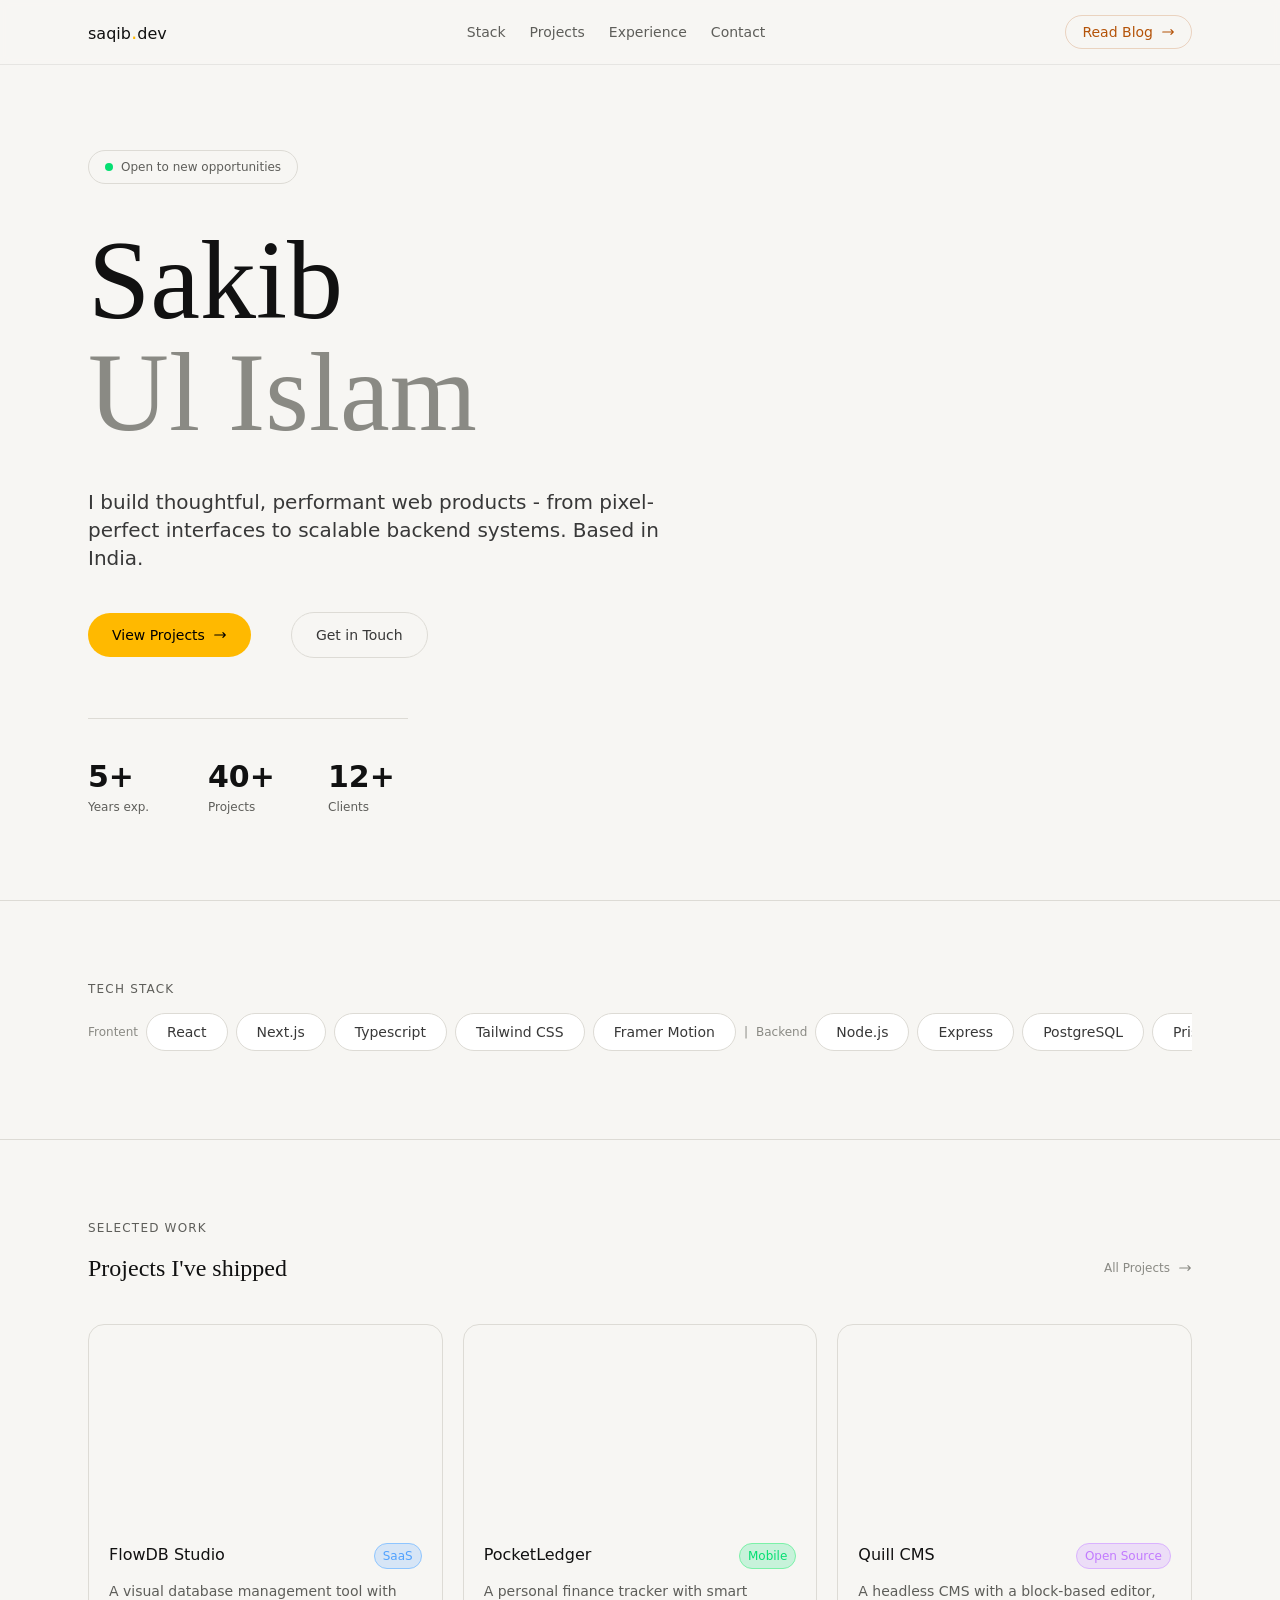
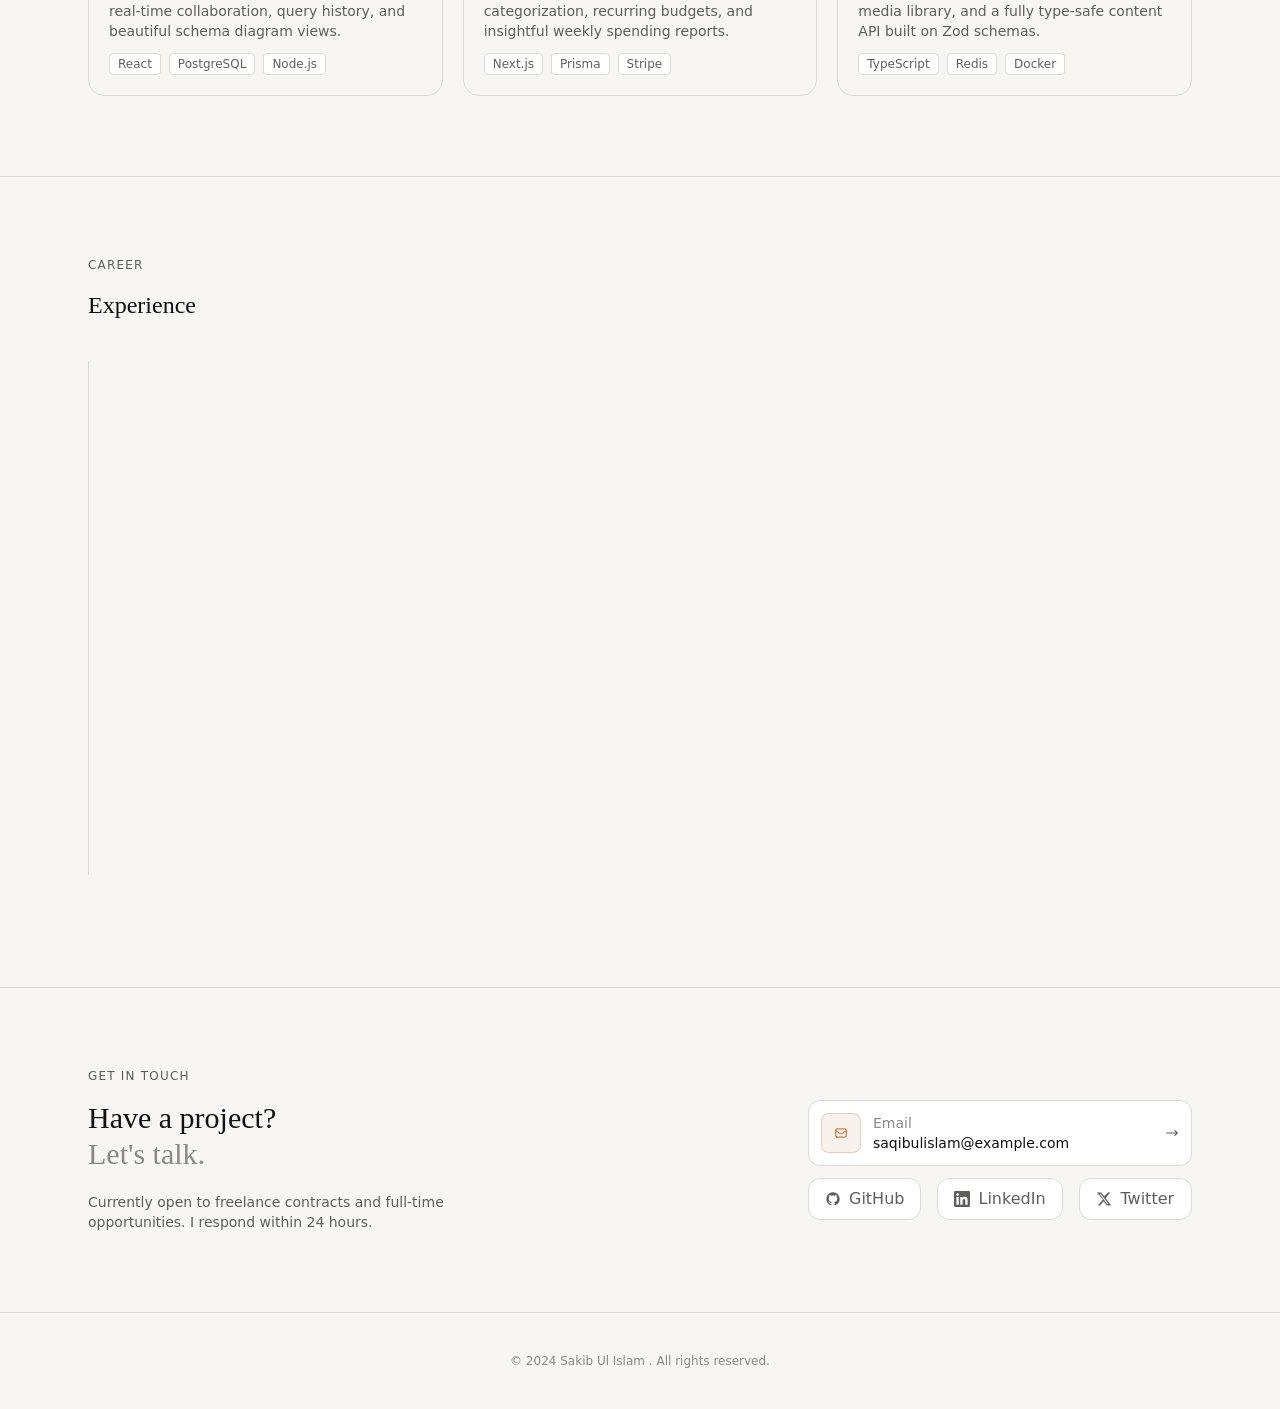
<file: index.html>
<!DOCTYPE html>
<html lang="en">

<head>
    <meta charset="UTF-8">
    <meta name="viewport" content="width=device-width, initial-scale=1.0">
    <title>Sakib Ul Islam-Full Stack Web developer</title>
    <link rel="stylesheet" href="output.css">
</head>

<body>
    <header class="border-b border-(--border-subtle) fixed inset-x-0 bg-(--navbar-bg) backdrop-blur-xs z-10">
        <nav class="flex justify-between max-w-6xl mx-auto px-6 h-16 items-center">
            <a href="">saqib<span class="text-amber-400 text-xl">.</span>dev</a>
            <ul class="hidden md:flex gap-6 text-sm text-(--text-3)">
               <a href="#tech-stack">
 <li class="cursor-pointer hover:text-(--text-1) transition-all duration-200">Stack</li>
               </a>
               <a href="#projects">
 <li class="cursor-pointer hover:text-(--text-1) transition-all duration-200">Projects</li>
               </a>
               <a href="#experience">
<li class="cursor-pointer hover:text-(--text-1) transition-all duration-200">Experience</li>
               </a>
                <a href="#contact">
<li class="cursor-pointer hover:text-(--text-1) transition-all duration-200">Contact</li>
                </a>
                
            </ul>
            <a href="blog.html"
                class="hidden md:flex items-center gap-2 text-sm text-(--accent) border border-(--accent-border) px-4 py-1.5 rounded-full hover:bg-(--accent-dim) hover:border-(--accent) transition-all duration-200 ">Read
                Blog <svg class="w-3.5 h-3.5" fill="none" stroke="currentColor" viewBox="0 0 24 24">
                    <path stroke-linecap="round" stroke-linejoin="round" stroke-width="2"
                        d="M17 8l4 4m0 0l-4 4m4-4H3" />
                </svg>
            </a>
        </nav>
    </header>
    <section class="min-h-screen md:pt-36 flex justify-center items-center">
        <div class="max-w-6xl mx-auto px-6 w-full ">
            <div
                class="items-center inline-flex gap-2 border border-(--border) px-4 py-2 rounded-full text-xs text-(--text-3) mb-10">
                <span class="h-2 w-2  inline-block bg-green-400 rounded-full animate-pulse"></span>
                <p>Open to new opportunities</p>
            </div>

            <h1 class="font-serif text-6xl md:text-8xl lg:text-[7rem] font-blold mb-10 animate-fade-in-up-1">
                <p class="text-(--text-1)">Sakib</p>
                <p class="text-(--text-4)">Ul Islam</p>
            </h1>

            <p class="text-(--text-2) text-lg md:text-xl max-w-xl mb-10  animate-fade-in-up-1">
                I build thoughtful, performant web products - from pixel-perfect interfaces to scalable backend systems.
                Based in India.
            </p>

            <div class="flex gap-10 items-center mb-15 animate-fade-in-up-2">
                <a href="#projects"
                    class="bg-amber-400 text-black rounded-full px-6 py-3 text-sm font-medium flex items-center gap-2 hover:bg-amber-300 transition-all duration-200">View
                    Projects <svg class="w-3.5 h-3.5" fill="none" stroke="currentColor" viewBox="0 0 24 24">
                        <path stroke-linecap="round" stroke-linejoin="round" stroke-width="2"
                            d="M17 8l4 4m0 0l-4 4m4-4H3" />
                    </svg>
                </a>
                <a href="#contact"
                    class="rounded-full px-6 py-3 border border-(--border) text-(--text-2) text-sm hover:border-(--text-4)">Get
                    in Touch</a>
            </div>

            <div
                class="border-t border-(--border) grid grid-cols-3 pt-10 gap-10 max-w-xs animate-fade-in-up-3 md:pb-20">
                <div>
                    <p class="text-3xl font-semibold mb-1 text-(--text-1)">5+</p>
                    <p class="text-xs text-(--text-3)">Years exp.</p>
                </div>
                <div>
                    <p class="text-3xl font-semibold mb-1 text-(--text-1)">40+</p>
                    <p class="text-xs text-(--text-3)">Projects</p>
                </div>
                <div>
                    <p class="text-3xl font-semibold mb-1 text-(--text-1)">12+</p>
                    <p class="text-xs text-(--text-3)">Clients</p>
                </div>
            </div>


        </div>


    </section>

    <section id="tech-stack" class="border-t border-(--border) py-20  ">
        <div class="max-w-6xl mx-auto px-6 ">
            <h2 class="uppercase text-(--text-3) text-xs tracking-widest mb-4 ">Tech Stack</h2>

            <div class="flex gap-2 items-center overflow-x-auto mx-auto pb-2">
                <p class="text-xs text-(--text-4) text-nowrap">Frontent</p>
                <p
                    class="text-(--text-2) text-sm border border-(--border) px-5 py-2 rounded-full bg-(--surface-solid)  hover:text-(--accent) hover:border-(--accent-dim) transition-all duration-200 cursor-default text-nowrap">
                    React</p>
                <p
                    class="text-(--text-2) text-sm border border-(--border) px-5 py-2 rounded-full bg-(--surface-solid)  hover:text-(--accent) hover:border-(--accent-dim) transition-all duration-200 cursor-default text-nowrap">
                    Next.js</p>
                <p
                    class="text-(--text-2) text-sm border border-(--border) px-5 py-2 rounded-full bg-(--surface-solid)  hover:text-(--accent) hover:border-(--accent-dim) transition-all duration-200 cursor-default text-nowrap">
                    Typescript</p>
                <p
                    class="text-(--text-2) text-sm border border-(--border) px-5 py-2 rounded-full bg-(--surface-solid)  hover:text-(--accent) hover:border-(--accent-dim) transition-all duration-200 cursor-default text-nowrap">
                    Tailwind CSS</p>
                <p
                    class="text-(--text-2) text-sm border border-(--border) px-5 py-2 rounded-full bg-(--surface-solid)  hover:text-(--accent) hover:border-(--accent-dim) transition-all duration-200 cursor-default text-nowrap">
                    Framer Motion</p>

                <p class="text-xs text-(--text-4) ">|</p>
                <p class="text-xs text-(--text-4) ">Backend</p>
                <p
                    class="text-(--text-2) text-sm border border-(--border) px-5 py-2 rounded-full bg-(--surface-solid)  hover:text-(--accent) hover:border-(--accent-dim) transition-all duration-200 cursor-default text-nowrap">
                    Node.js</p>
                <p
                    class="text-(--text-2) text-sm border border-(--border) px-5 py-2 rounded-full bg-(--surface-solid)  hover:text-(--accent) hover:border-(--accent-dim) transition-all duration-200 cursor-default text-nowrap">
                    Express</p>
                <p
                    class="text-(--text-2) text-sm border border-(--border) px-5 py-2 rounded-full bg-(--surface-solid)  hover:text-(--accent) hover:border-(--accent-dim) transition-all duration-200 cursor-default text-nowrap">
                    PostgreSQL</p>
                <p
                    class="text-(--text-2) text-sm border border-(--border) px-5 py-2 rounded-full bg-(--surface-solid)  hover:text-(--accent) hover:border-(--accent-dim) transition-all duration-200 cursor-default text-nowrap">
                    Prisma ORM</p>
                <p
                    class="text-(--text-2) text-sm border border-(--border) px-5 py-2 rounded-full bg-(--surface-solid)  hover:text-(--accent) hover:border-(--accent-dim) transition-all duration-200 cursor-default text-nowrap">
                    Redis</p>
                <p class="text-xs text-(--text-4) ">|</p>
                <p class="text-xs text-(--text-4) ">Devops</p>
                <p
                    class="text-(--text-2) text-sm border border-(--border) px-5 py-2 rounded-full bg-(--surface-solid)  hover:text-(--accent) hover:border-(--accent-dim) transition-all duration-200 cursor-default text-nowrap">
                    Doker</p>
                <p
                    class="text-(--text-2) text-sm border border-(--border) px-5 py-2 rounded-full bg-(--surface-solid)  hover:text-(--accent) hover:border-(--accent-dim) transition-all duration-200 cursor-default text-nowrap">
                    AWS</p>
                <p
                    class="text-(--text-2) text-sm border border-(--border) px-5 py-2 rounded-full bg-(--surface-solid)  hover:text-(--accent) hover:border-(--accent-dim) transition-all duration-200 cursor-default text-nowrap">
                    Vercel</p>
                <p
                    class="text-(--text-2) text-sm border border-(--border) px-5 py-2 rounded-full bg-(--surface-solid)  hover:text-(--accent) hover:border-(--accent-dim) transition-all duration-200 cursor-default text-nowrap">
                    GitHub CI/CD</p>
            </div>
        </div>

    </section>

    <section id="projects" class="border-t border-(--border) py-20  ">
        <div class="max-w-6xl mx-auto px-6">
            <h2 class="uppercase text-(--text-3) text-xs tracking-widest mb-4">Selected Work</h2>

            <div class="flex justify-between mb-10">
                <h3 class="font-serif text-2xl ">Projects I've shipped </h3>
                <a href=""
                    class="flex items-center gap-2 text-xs text-(--text-4) hover:text-(--accent) duration-200 transition-all">All
                    Projects <svg class="w-3.5 h-3.5" fill="none" stroke="currentColor" viewBox="0 0 24 24">
                        <path stroke-linecap="round" stroke-linejoin="round" stroke-width="2"
                            d="M17 8l4 4m0 0l-4 4m4-4H3" />
                    </svg></a>

            </div>

            <div class="grid grid-cols-1 gap-5 md:grid-cols-2 lg:grid-cols-3">
                <article
                    class="group border border-(--border) rounded-2xl overflow-hidden hover:-translate-y-1.5 transition-all duration-300 hover:border-white/30 ">
                    <div class="relative aspect-video flex justify-center items-center bg-linear-to-br from-blue-950 via-slate-900 to-neutral-900
">
                        <p class="text-3xl font-mono  text-blue-800/50 font-bold ">("db")</p>
                        <div
                            class="absolute bg-black/0 inset-0 group-hover:bg-black/35 flex justify-center items-center transition-all duration-400">
                            <p
                                class="absolute opacity-0  group-hover:opacity-100 transition-all duration-400 px-3 py-1.5 flex items-center gap-2 border border-white/20 rounded-full bg-white/10 text-xs backdrop-blur-2xl">
                                View Project <svg class="w-3.5 h-3.5" fill="none" stroke="currentColor"
                                    viewBox="0 0 24 24">
                                    <path stroke-linecap="round" stroke-linejoin="round" stroke-width="2"
                                        d="M17 8l4 4m0 0l-4 4m4-4H3" />
                                </svg>

                            </p>
                        </div>


                    </div>
                    <div class="p-5">
                        <div class="flex justify-between mb-3">
                            <h3>FlowDB Studio</h3>
                            <p
                                class="text-xs  border border-blue-300 px-2 py-1 text-blue-400 rounded-full bg-blue-400/20">
                                SaaS</p>
                        </div>
                        <p class="text-(--text-3) mb-3 text-sm">A visual database management tool with real-time
                            collaboration, query history, and beautiful schema diagram views.</p>
                        <div class="flex gap-2 flex-wrap">
                            <p
                                class="text-xs text-(--text-3) px-2 py-0.5 border border-(--border) rounded bg-(--surface-solid)">
                                React</p>
                            <p
                                class="text-xs text-(--text-3) px-2 py-0.5 border border-(--border) rounded bg-(--surface-solid)">
                                PostgreSQL</p>
                            <p
                                class="text-xs text-(--text-3) px-2 py-0.5 border border-(--border) rounded bg-(--surface-solid)">
                                Node.js</p>
                        </div>
                    </div>


                </article>

                <article
                    class="group border border-(--border) rounded-2xl overflow-hidden hover:-translate-y-1.5 transition-all duration-300 hover:border-white/30 ">
                    <div
                        class="relative aspect-video flex justify-center items-center bg-linear-to-br from-emerald-950 via-teal-900/40 to-neutral-900">

                        <p class="text-3xl font-mono text-emerald-800/50
font-bold ">("db")</p>
                        <div
                            class="absolute bg-black/0 inset-0 group-hover:bg-black/35 flex justify-center items-center transition-all duration-400">
                            <p
                                class="absolute opacity-0  group-hover:opacity-100 transition-all duration-400 px-3 py-1.5 flex items-center gap-2 border border-white/20 rounded-full bg-white/10 text-xs backdrop-blur-2xl">
                                View Project <svg class="w-3.5 h-3.5" fill="none" stroke="currentColor"
                                    viewBox="0 0 24 24">
                                    <path stroke-linecap="round" stroke-linejoin="round" stroke-width="2"
                                        d="M17 8l4 4m0 0l-4 4m4-4H3" />
                                </svg>

                            </p>
                        </div>


                    </div>
                    <div class="p-5">
                        <div class="flex justify-between mb-3">
                            <h3>PocketLedger</h3>
                            <p
                                class="text-xs  border border-green-300 px-2 py-1 text-green-400 rounded-full bg-green-400/20">
                                Mobile</p>
                        </div>
                        <p class="text-(--text-3) mb-3 text-sm">A personal finance tracker with smart categorization,
                            recurring budgets, and insightful weekly spending reports.</p>
                        <div class="flex gap-2 flex-wrap">
                            <p
                                class="text-xs text-(--text-3) px-2 py-0.5 border border-(--border) rounded bg-(--surface-solid)">
                                Next.js</p>
                            <p
                                class="text-xs text-(--text-3) px-2 py-0.5 border border-(--border) rounded bg-(--surface-solid)">
                                Prisma</p>
                            <p
                                class="text-xs text-(--text-3) px-2 py-0.5 border border-(--border) rounded bg-(--surface-solid)">
                                Stripe</p>
                        </div>
                    </div>


                </article>

                <article
                    class="group border border-(--border) rounded-2xl overflow-hidden hover:-translate-y-1.5 transition-all duration-300 hover:border-white/30 md:col-span-2 lg:col-span-1">
                    <div class="relative aspect-video flex justify-center items-center bg-linear-to-br from-violet-950 via-purple-900/30 to-neutral-900
">
                        <p class="text-3xl font-mono text-violet-800/50 font-bold ">("db")</p>
                        <div
                            class="absolute bg-black/0 inset-0 group-hover:bg-black/35 flex justify-center items-center transition-all duration-400">
                            <p
                                class="absolute opacity-0  group-hover:opacity-100 transition-all duration-400 px-3 py-1.5 flex items-center gap-2 border border-white/20 rounded-full bg-white/10 text-xs backdrop-blur-2xl">
                                View Project <svg class="w-3.5 h-3.5" fill="none" stroke="currentColor"
                                    viewBox="0 0 24 24">
                                    <path stroke-linecap="round" stroke-linejoin="round" stroke-width="2"
                                        d="M17 8l4 4m0 0l-4 4m4-4H3" />
                                </svg>

                            </p>
                        </div>


                    </div>
                    <div class="p-5">
                        <div class="flex justify-between mb-3">
                            <h3>Quill CMS</h3>
                            <p
                                class="text-xs  border border-purple-300 px-2 py-1 text-purple-400 rounded-full bg-purple-400/20">
                                Open Source</p>
                        </div>
                        <p class="text-(--text-3) mb-3 text-sm">A headless CMS with a block-based editor, media library,
                            and a fully type-safe content API built on Zod schemas.</p>
                        <div class="flex gap-2 flex-wrap">
                            <p
                                class="text-xs text-(--text-3) px-2 py-0.5 border border-(--border) rounded bg-(--surface-solid)">
                                TypeScript</p>
                            <p
                                class="text-xs text-(--text-3) px-2 py-0.5 border border-(--border) rounded bg-(--surface-solid)">
                                Redis</p>
                            <p
                                class="text-xs text-(--text-3) px-2 py-0.5 border border-(--border) rounded bg-(--surface-solid)">
                                Docker</p>
                        </div>
                    </div>


                </article>
            </div>
        </div>
    </section>

    <section id="experience" class="border-t border-(--border) py-20  ">
        <div class="max-w-6xl mx-auto px-6">
            <h2 class="uppercase text-(--text-3) text-xs tracking-widest mb-4">Career</h2>

            <h3 class="font-serif text-2xl mb-10">Experience </h3>

            <div class="border-l border-(--border) ">

                <div class="relative mb-8">

                    <div
                        class=" top-2 -left-1.5  absolute border-2 border-(--accent) rounded-full w-3 h-3 bg-(--surface)">
                    </div>

                    <div class="pl-12">
                        <div class="flex justify-between mb-3 flex-col md:flex-row">
                            <div>
                                <h3>Senior Frontend Developer</h3>
                                <p class="font-light text-(--text-2) text-sm">Stripe</p>
                            </div>

                            <p class="text-xs font-mono text-(--text-4) ">
                                2023 - Present</p>
                        </div>


                        <p class="text-(--text-3) mb-3 text-sm max-w-xl">Led the redesign of the Stripe Dashboard's
                            reporting surface, improving performance by 40% and collaborating with a cross-functional
                            team of 8 engineers and 2 designers across 3 timezones.</p>
                        <div class="flex gap-2 flex-wrap">
                            <p
                                class="text-xs text-(--text-3) px-2 py-0.5 border border-(--border) rounded bg-(--surface-solid)">
                                React</p>
                            <p
                                class="text-xs text-(--text-3) px-2 py-0.5 border border-(--border) rounded bg-(--surface-solid)">
                                PostgreSQL</p>
                            <p
                                class="text-xs text-(--text-3) px-2 py-0.5 border border-(--border) rounded bg-(--surface-solid)">
                                Node.js</p>
                        </div>
                    </div>
                </div>

                <div class="relative mb-8">

                    <div
                        class=" top-2 -left-1.5  absolute border-2 border-(--border) rounded-full w-3 h-3 bg-(--surface)">
                    </div>

                    <div class="pl-12">
                        <div class="flex justify-between mb-3 flex-col md:flex-row">
                            <div>
                                <h3>Full Stack Developer</h3>
                                <p class="font-light text-(--text-2) text-sm">Vercel</p>
                            </div>

                            <p class="text-xs font-mono text-(--text-4) ">
                                2021 - 2023</p>
                        </div>


                        <p class="text-(--text-3) mb-3 text-sm max-w-xl">Built and maintained key features of the Vercel
                            platform, including the deployment pipeline UI, team management dashboard, and analytics
                            integrations serving 2M+ developers.</p>
                        <div class="flex gap-2 flex-wrap">
                            <p
                                class="text-xs text-(--text-3) px-2 py-0.5 border border-(--border) rounded bg-(--surface-solid)">
                                React</p>
                            <p
                                class="text-xs text-(--text-3) px-2 py-0.5 border border-(--border) rounded bg-(--surface-solid)">
                                PostgreSQL</p>
                            <p
                                class="text-xs text-(--text-3) px-2 py-0.5 border border-(--border) rounded bg-(--surface-solid)">
                                Node.js</p>
                        </div>
                    </div>
                </div>

                <div class="relative mb-8">

                    <div
                        class=" top-2 -left-1.5  absolute border-2 border-(--border) rounded-full w-3 h-3 bg-(--surface)">
                    </div>

                    <div class="pl-12">
                        <div class="flex justify-between mb-3 flex-col md:flex-row">
                            <div>
                                <h3>Junior Web Developer</h3>
                                <p class="font-light text-(--text-2) text-sm">Freelance</p>
                            </div>

                            <p class="text-xs font-mono text-(--text-4) ">
                                2019 - 2021</p>
                        </div>


                        <p class="text-(--text-3) mb-3 text-sm max-w-xl">Delivered 20+ websites and web apps for small
                            businesses and early-stage startups, covering brand identity, frontend UI, and backend
                            integrations with payment providers and CRMs.</p>
                        <div class="flex gap-2 flex-wrap">
                            <p
                                class="text-xs text-(--text-3) px-2 py-0.5 border border-(--border) rounded bg-(--surface-solid)">
                                React</p>
                            <p
                                class="text-xs text-(--text-3) px-2 py-0.5 border border-(--border) rounded bg-(--surface-solid)">
                                PostgreSQL</p>
                            <p
                                class="text-xs text-(--text-3) px-2 py-0.5 border border-(--border) rounded bg-(--surface-solid)">
                                Node.js</p>
                        </div>
                    </div>
                </div>

            </div>

        </div>
    </section>

    <section id="contact" class="border-t border-(--border) py-20  ">
        <div class="max-w-6xl mx-auto px-6">
            <h2 class="uppercase text-(--text-3) text-xs tracking-widest mb-4">Get In Touch</h2>

<div class="flex flex-col gap-10 md:flex-row justify-between">
     
   <div class="flex-1">
                <h3 class="font-serif text-3xl ">Have a project? </h3>
                <h3 class="font-serif text-3xl mb-5 text-(--text-4) font-extralight">Let's talk.</h3>
                <p class="text-sm text-(--text-3) max-w-sm">
                    Currently open to freelance contracts and full-time opportunities. I respond within 24 hours.
                </p>
            </div>

            <div class="flex-1 md:max-w-sm">
                
                <a href="mailto:saqibulislam00@gmail.com" class="flex  border border-(--border) rounded-xl bg-(--surface-solid) p-3 gap-3  items-center " >
<svg class="w-10 h-10 text-(--accent)  bg-(--accent-dim) p-3 
 rounded-lg items-center gap-3  border border-(--accent-border)" fill="none" stroke="currentColor" viewBox="0 0 24 24">
               <path stroke-linecap="round" stroke-linejoin="round" stroke-width="1.5" d="M3 8l7.89 5.26a2 2 0 002.22 0L21 8M5 19h14a2 2 0 002-2V7a2 2 0 00-2-2H5a2 2 0 00-2 2v10a2 2 0 002 2z"/>
             </svg>
<div class="flex-1 text-sm">
    <p class="text-(--text-4)">Email</p>
    <p class="text-(--text-1)">saqibulislam@example.com</p>
</div>
<svg class="w-3.5 h-3.5 text-(--text-3)" fill="none" stroke="currentColor" viewBox="0 0 24 24">
         <path stroke-linecap="round" stroke-linejoin="round" stroke-width="2" d="M17 8l4 4m0 0l-4 4m4-4H3"/>
       </svg>

                </a>

                <div class="mt-3 flex gap-4 ">
<p class=" flex flex-1 items-center gap-2 border border-(--border) px-4 py-2 rounded-xl text-(--text-3) font-light justify-center  bg-(--surface-solid)">
    <svg class="w-4 h-4" fill="currentColor" viewBox="0 0 24 24"><path d="M12 2C6.477 2 2 6.484 2 12.017c0 4.425 2.865 8.18 6.839 9.504.5.092.682-.217.682-.483 0-.237-.008-.868-.013-1.703-2.782.605-3.369-1.343-3.369-1.343-.454-1.158-1.11-1.466-1.11-1.466-.908-.62.069-.608.069-.608 1.003.07 1.531 1.032 1.531 1.032.892 1.53 2.341 1.088 2.91.832.092-.647.35-1.088.636-1.338-2.22-.253-4.555-1.113-4.555-4.951 0-1.093.39-1.988 1.029-2.688-.103-.253-.446-1.272.098-2.65 0 0 .84-.27 2.75 1.026A9.564 9.564 0 0112 6.844c.85.004 1.705.115 2.504.337 1.909-1.296 2.747-1.027 2.747-1.027.546 1.379.202 2.398.1 2.651.64.7 1.028 1.595 1.028 2.688 0 3.848-2.339 4.695-4.566 4.942.359.31.678.921.678 1.856 0 1.338-.012 2.419-.012 2.747 0 .268.18.58.688.482A10.019 10.019 0 0022 12.017C22 6.484 17.522 2 12 2z"/></svg> GitHub</p>

<p class=" flex flex-1 items-center gap-2 border border-(--border) px-4 py-2 rounded-xl text-(--text-3) font-light justify-center  bg-(--surface-solid)">
   <svg class="w-4 h-4" fill="currentColor" viewBox="0 0 24 24"><path d="M20.447 20.452h-3.554v-5.569c0-1.328-.027-3.037-1.852-3.037-1.853 0-2.136 1.445-2.136 2.939v5.667H9.351V9h3.414v1.561h.046c.477-.9 1.637-1.85 3.37-1.85 3.601 0 4.267 2.37 4.267 5.455v6.286zM5.337 7.433a2.062 2.062 0 01-2.063-2.065 2.064 2.064 0 112.063 2.065zm1.782 13.019H3.555V9h3.564v11.452zM22.225 0H1.771C.792 0 0 .774 0 1.729v20.542C0 23.227.792 24 1.771 24h20.451C23.2 24 24 23.227 24 22.271V1.729C24 .774 23.2 0 22.222 0h.003z"/></svg>
 LinkedIn</p>


<p class=" flex flex-1 items-center gap-2 border border-(--border) px-4 py-2 rounded-xl text-(--text-3) font-light justify-center bg-(--surface-solid)">
    <svg class="w-4 h-4" fill="currentColor" viewBox="0 0 24 24"><path d="M18.244 2.25h3.308l-7.227 8.26 8.502 11.24H16.17l-4.714-6.231-5.401 6.231H2.736l7.73-8.835L1.254 2.25H8.08l4.259 5.63 5.905-5.63zm-1.161 17.52h1.833L7.084 4.126H5.117z"/></svg>
 Twitter</p>


                </div>
            </div>
</div>

         
        </div>
    </section>

      <footer class="border-t border-(--border) py-10  ">
        <div class="flex justify-center px-6 text-xs text-(--text-4)">
            
© 2024 Sakib Ul Islam . All rights reserved.

        </div>
    </footer>

</body>

</html>
</file>
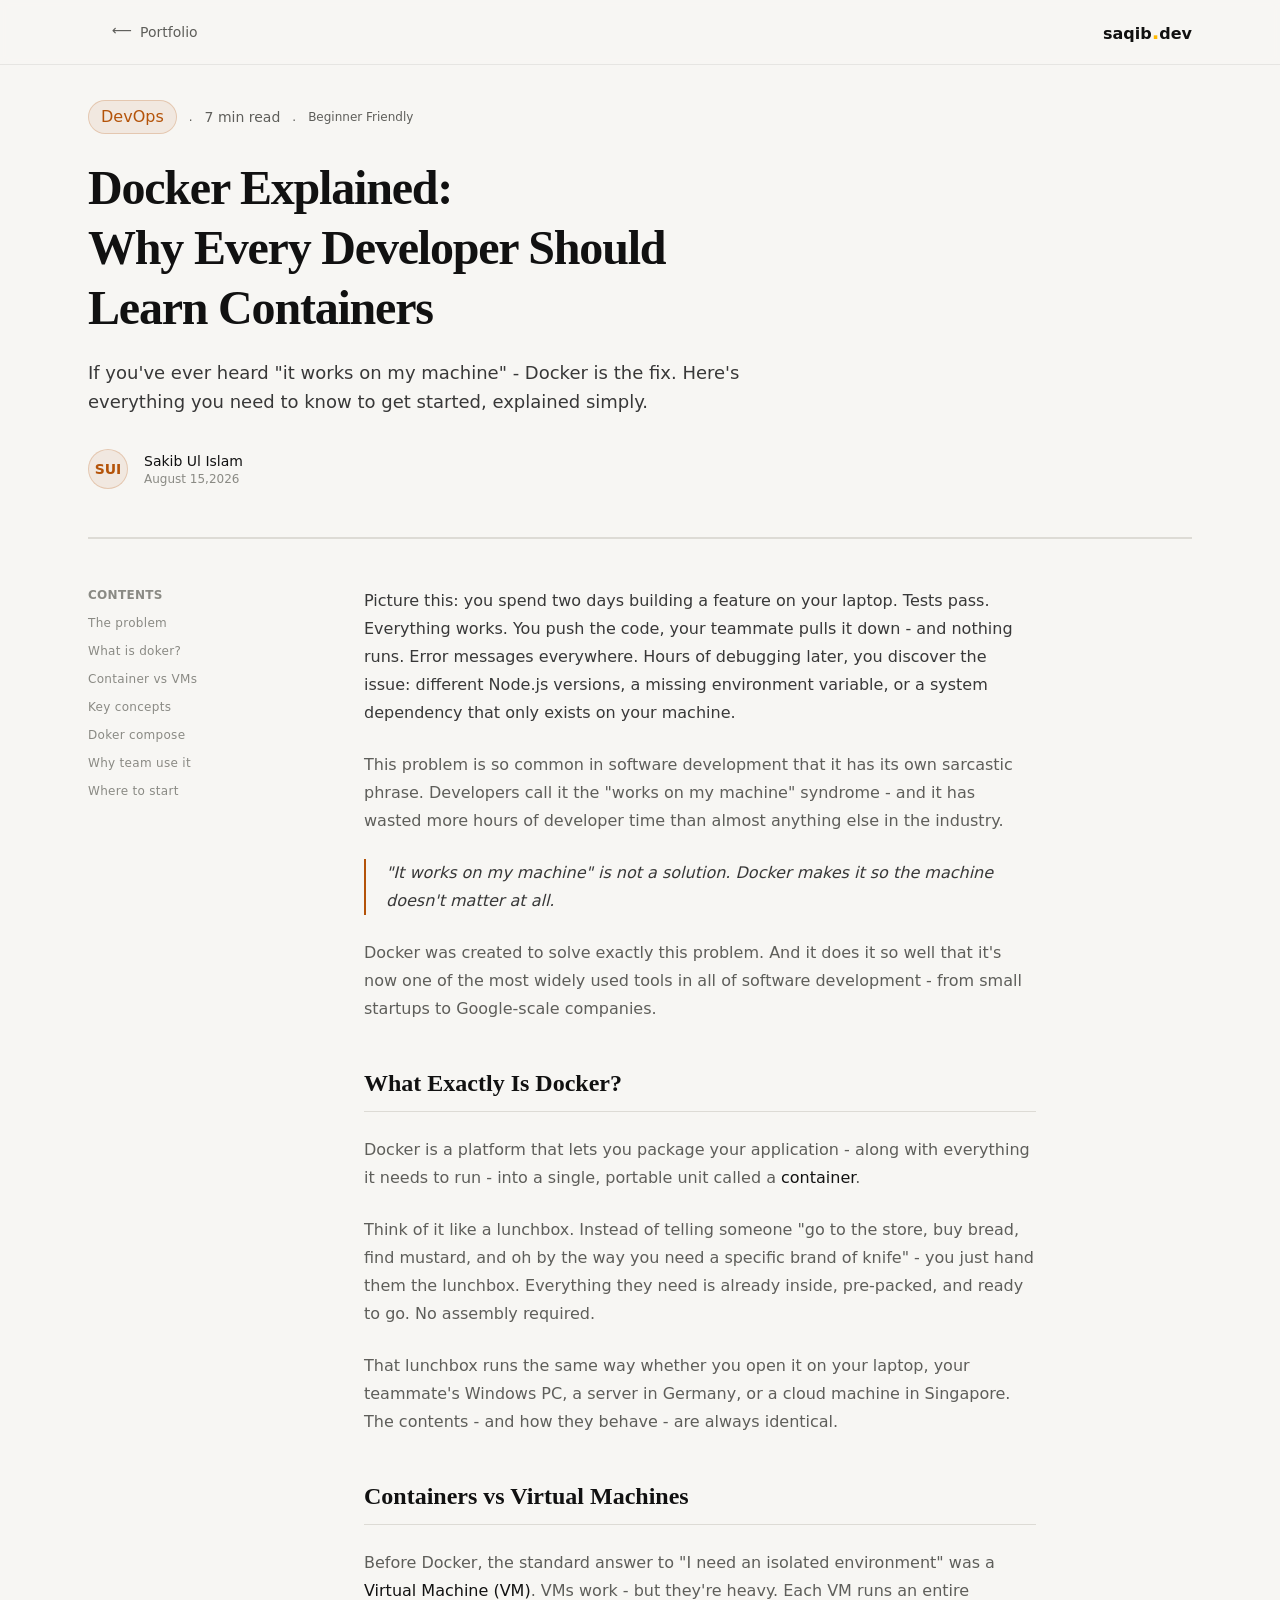
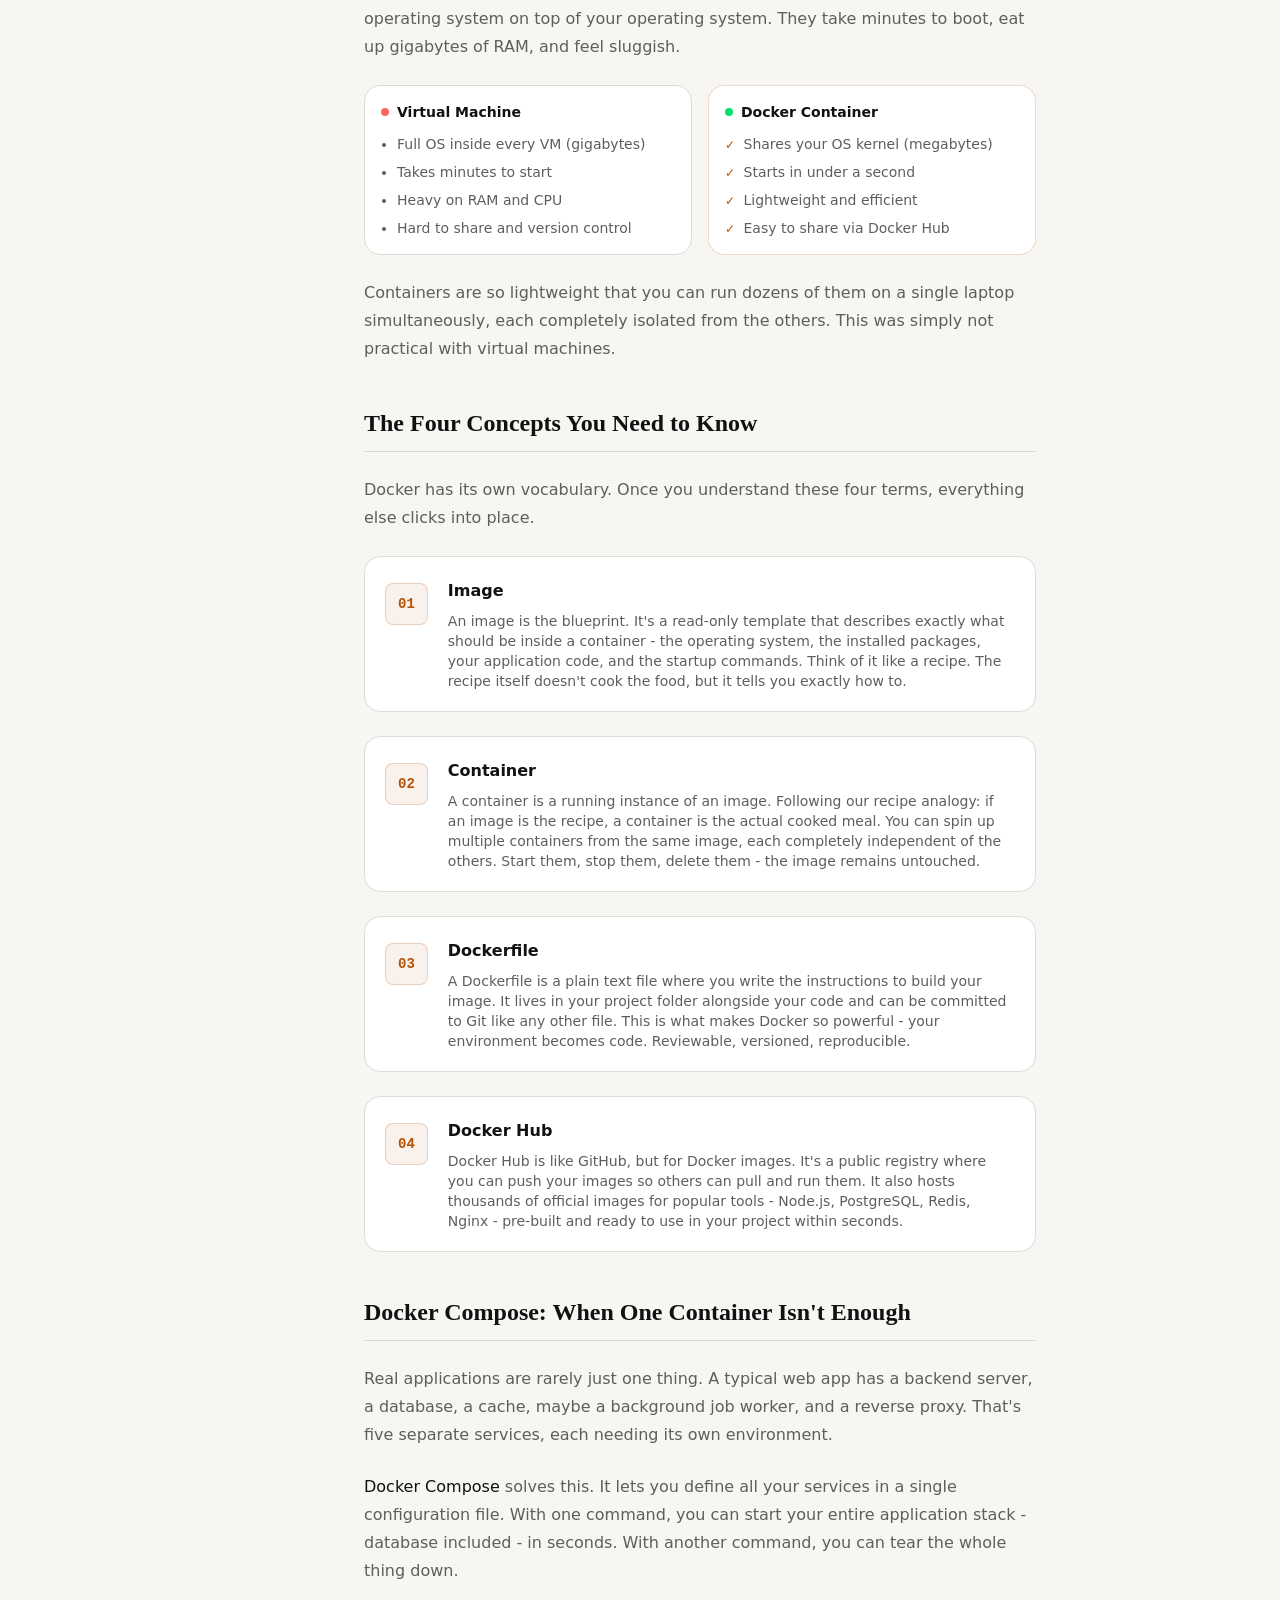
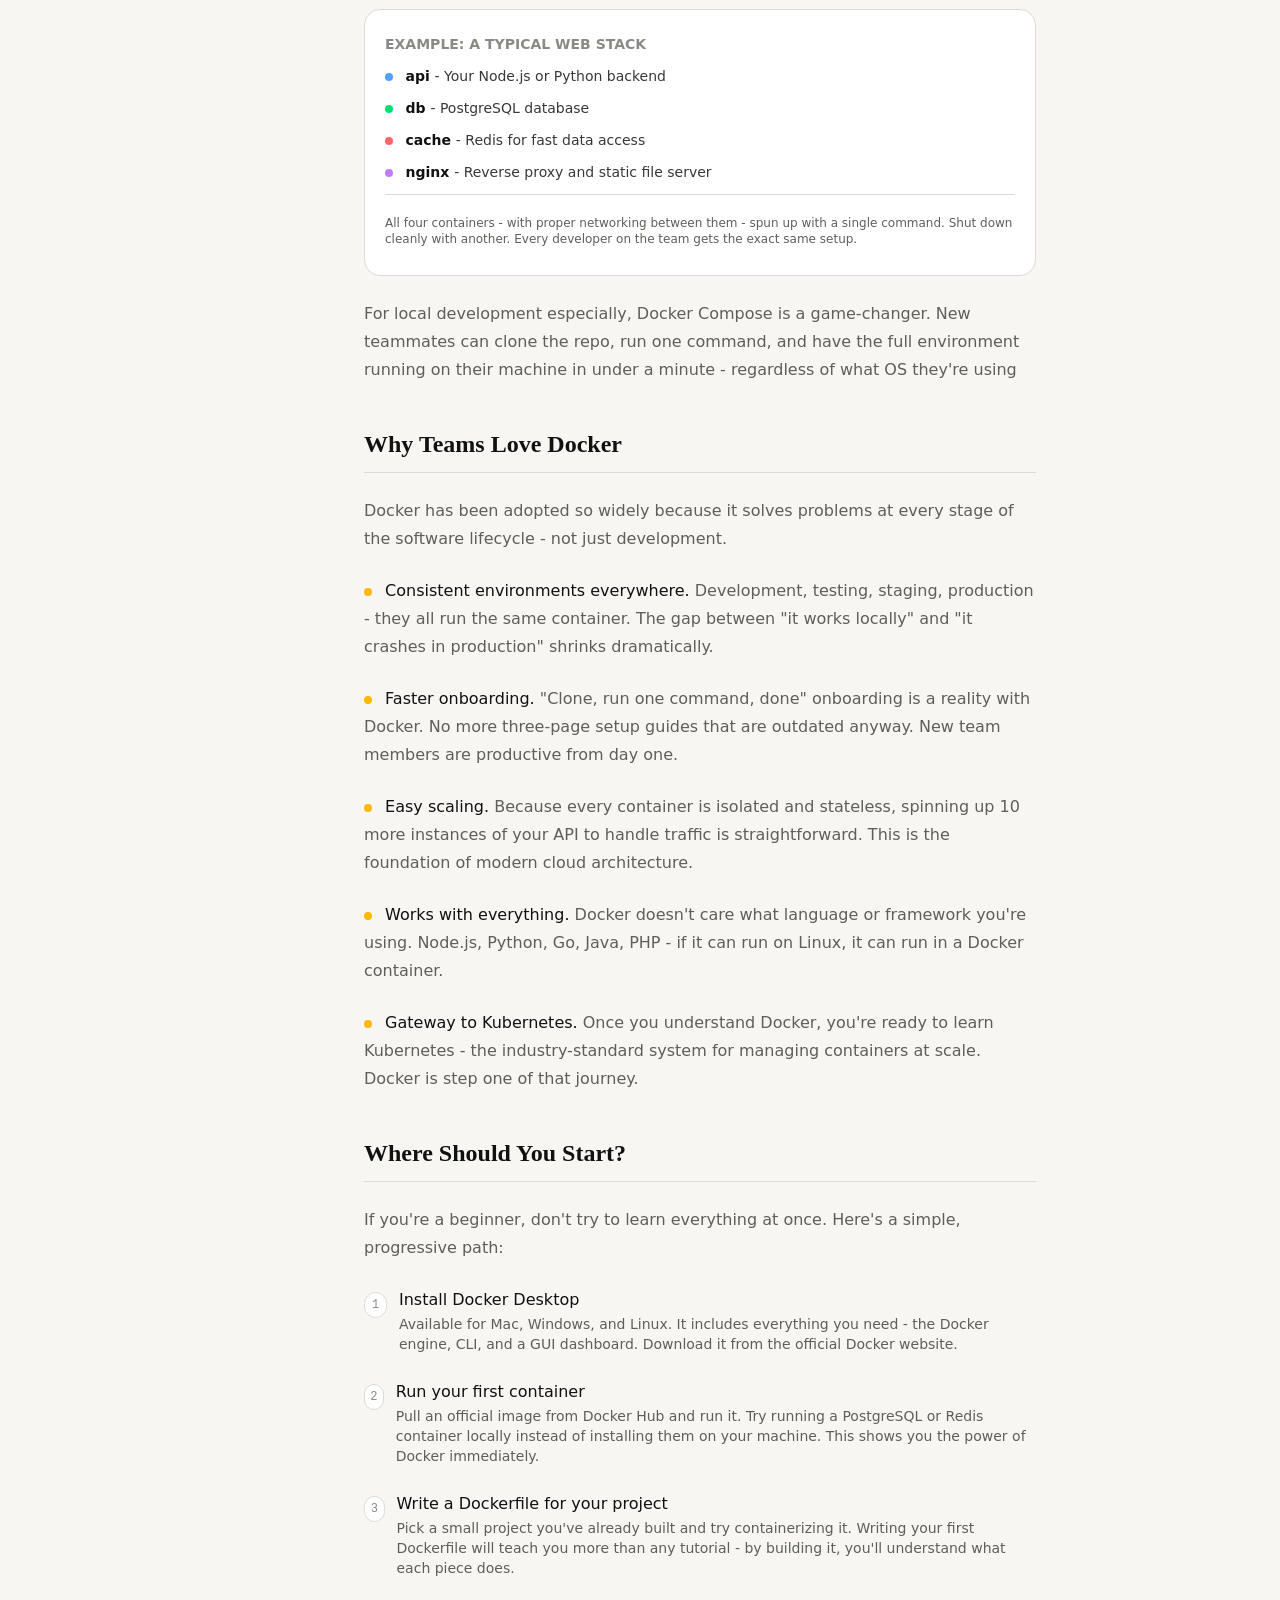
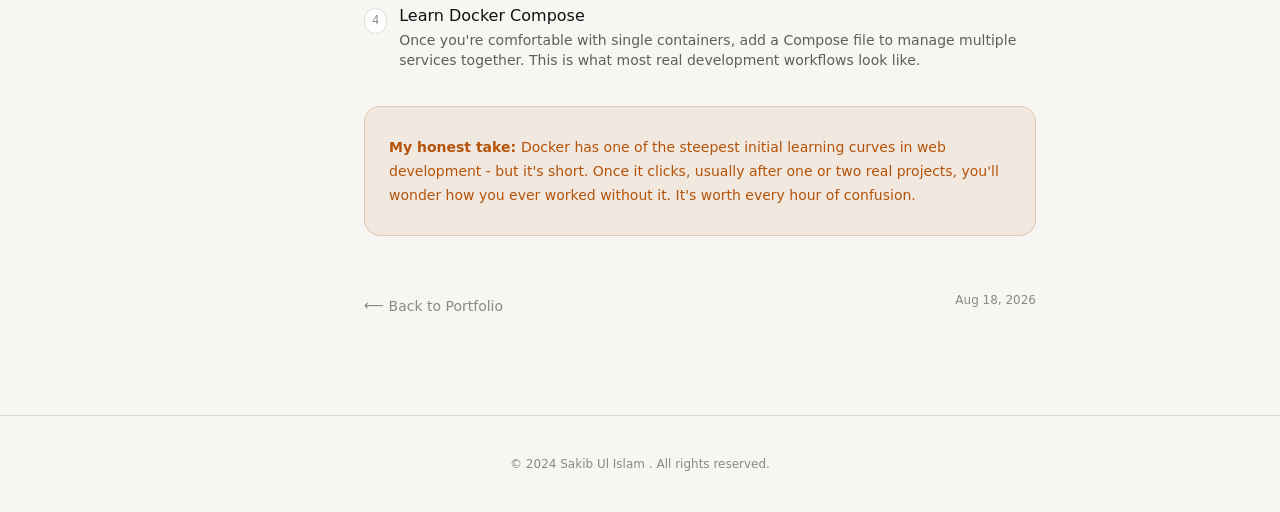
<file: blog.html>
<!DOCTYPE html>
<html lang="en">

<head>
    <meta charset="UTF-8">
    <meta name="viewport" content="width=device-width, initial-scale=1.0">
    <title>Document</title>
    <link rel="stylesheet" href="output.css">
</head>

<body>

    <header class="border-b border-(--border-subtle) fixed inset-x-0 bg-(--navbar-bg) backdrop-blur-xs z-10">
        <nav class="flex justify-between max-w-6xl mx-auto px-6 h-16 items-center ">
            <a href="index.html" class=" md:flex items-center gap-2 text-sm   px-4 py-1.5  text-(--text-3) hover:text-white">



                <p class="text-(--text-3)  transition-all duration-200 ">
                   <p class="mb-1">&#10229</p> 
                    Portfolio
                </p>

            </a>

            <a href="" class="font-semibold ">saqib<span class="text-amber-400 text-xl ">.</span>dev</a>


        </nav>
    </header>

    <section class="min-h-screen  px-6 pt-25 pb-12  mx-auto max-w-6xl">
        <section class="max-w-2xl">
 <div class="flex   items-center gap-3 mb-6  ">
            
                <span class="border rounded-full border-(--accent-border) px-3 py-1 text-medium text-(--accent) bg-(--accent-dim)">DevOps</span>
               <span class="text-xs text-(--text-3) ">.</span>
                <span class="text-sm text-(--text-3)">7 min read</span>
                <span class="text-xs text-(--text-3)">.</span>
                <span class="text-xs text-(--text-3)">Beginner Friendly</span>
          
        </div>
        <h1 class="text-4xl md:text-5xl font-serif  md:max-w-2xl font-bold leading-tight tracking-tight text-(--text-1)">
            Docker Explained:
            <br>
            Why Every Developer
 Should Learn Containers
        </h1>
        <p class="mt-5 text-lg leading-relaxed font-light text-(--text-2)">
            If you've ever heard "it works on my machine" - Docker is the fix. Here's everything you need to know to get started, explained simply.
        </p>
        </section>
       
        <div class="mt-8 gap-4 items-center flex border-b-2 border-(--border) pb-12">
            <div class="items-center flex justify-center shrink-0 border border-(--accent-border) bg-(--accent-dim) rounded-full w-10 h-10 ">
               <span class="font-bold text-(--accent) text-sm select-none ">SUI</span>
            </div>
            <div>
              <p class="text-(--text-1) text-sm">Sakib Ul Islam</p>  
              <p class="text-(--text-4) text-xs" >August 15,2026</p>
            </div>
        </div>


 <section class="pt-12 md:grid grid-cols-4 relative ">

    <aside class="hidden md:block w-44 shrink-0">
<div class="md:sticky top-24 h-auto gap-3 flex flex-col ">
            <p class="text-(--text-4) uppercase font-semibold text-xs tracking-wide ">Contents</p>
           <a href="#problem" class="text-(--text-4)  text-xs tracking-wide hover:text-(--accent) duration-200 transition-all  ">The problem</a>
           <a href="#doker" class="text-(--text-4)  text-xs tracking-wide hover:text-(--accent) duration-200 transition-all  ">What is doker?</a>
           <a href="#con-vs-VMs" class="text-(--text-4)  text-xs tracking-wide hover:text-(--accent) duration-200 transition-all  ">Container vs VMs</a>
           <a href="#concepts" class="text-(--text-4)  text-xs tracking-wide hover:text-(--accent) duration-200 transition-all  ">Key concepts</a>
           <a href="#compose" class="text-(--text-4)  text-xs tracking-wide hover:text-(--accent) duration-200 transition-all  ">Doker compose</a>
           <a href="#teams-doker" class="text-(--text-4)  text-xs tracking-wide hover:text-(--accent) duration-200 transition-all  ">Why team use it</a>
           <a href="#start" class="text-(--text-4)  text-xs tracking-wide hover:text-(--accent) duration-200 transition-all  ">Where to start</a>
        </div>
    </aside>
        
        <div class="  col-span-3 max-w-2xl text-base/7 flex flex-col gap-6 ">
           
 <p class="text-(--text-2) ">Picture this: you spend two days building a feature on your laptop. Tests pass. Everything works. You push the code, your teammate pulls it down - and nothing runs. Error messages everywhere. Hours of debugging later, you discover the issue: different Node.js versions, a missing environment variable, or a system dependency that only exists on your machine.</p>   
         <p id="problem" class="text-(--text-3) ">This problem is so common in software development that it has its own sarcastic phrase. Developers call it the "works on my machine" syndrome - and it has wasted more hours of developer time than almost anything else in the industry.</p>
         <p class="text-(--text-2) italic border-l-2 pl-5 border-(--accent)">"It works on my machine" is not a solution. Docker makes it so the machine doesn't matter at all.</p>
         <p class="text-(--text-3) ">Docker was created to solve exactly this problem. And it does it so well that it's now one of the most widely used tools in all of software development - from small startups to Google-scale companies.</p>
           
        

         <h1 id="doker" class="text-2xl font-serif font-bold mt-5 border-b border-(--border) pb-3">What Exactly Is Docker?</h1>
         <p class="text-(--text-3) ">Docker is a platform that lets you package your application - along with everything it needs to run - into a single, portable unit called a <span class="text-(--text-1)">container</span>.</p>
         <p class="text-(--text-3) ">Think of it like a lunchbox. Instead of telling someone "go to the store, buy bread, find mustard, and oh by the way you need a specific brand of knife" - you just hand them the lunchbox. Everything they need is already inside, pre-packed, and ready to go. No assembly required.</p>
         <p class="text-(--text-3) ">That lunchbox runs the same way whether you open it on your laptop, your teammate's Windows PC, a server in Germany, or a cloud machine in Singapore. The contents - and how they behave - are always identical.</p>

         <h1 id="con-vs-VMs" class="text-2xl font-serif font-bold mt-5 border-b border-(--border) pb-3">Containers vs Virtual Machines</h1>
         <p class="text-(--text-3) ">Before Docker, the standard answer to "I need an isolated environment" was a <span class="text-(--text-1)"> Virtual Machine (VM)</span>. VMs work - but they're heavy. Each VM runs an entire operating system on top of your operating system. They take minutes to boot, eat up gigabytes of RAM, and feel sluggish.</p>

         <div class="grid grid-cols-2 gap-4">
            <div class="flex gap-3 flex-col border border-(--border) rounded-2xl p-4 bg-(--surface-solid)">
                    <div class="inline-flex items-center gap-2 ">
                        <span class="h-2 w-2  inline-block bg-red-400 rounded-full "></span>
                        <p class="text-sm font-semibold">Virtual Machine</p>
                    </div>
                       <ul class="list-disc text-(--text-3) text-sm flex gap-2 flex-col pl-4">
                    <li>Full OS inside every VM (gigabytes)</li>
                    <li>Takes minutes to start</li>
                    <li>Heavy on RAM and CPU</li>
                    <li>Hard to share and version control</li>
                </ul>
            </div>
           
 <div class="flex gap-3 flex-col border border-(--accent-border) rounded-2xl p-4 bg-(--surface-solid)">
                    <div class="inline-flex items-center gap-2 ">
                        <span class="h-2 w-2  inline-block bg-green-400 rounded-full "></span>
                        <p class="text-sm font-semibold">Docker Container</p>
                    </div>
                       <ul class="list- text-(--text-3) text-sm flex gap-2 flex-col ">
                    <li><span class="text-(--accent) shrink-0 mt-0.5 text-xs pr-1">✓</span> Shares your OS kernel (megabytes)</li>
                    <li> <span class="text-(--accent) shrink-0 mt-0.5 text-xs pr-1">✓</span> Starts in under a second</li>
                    <li> <span class="text-(--accent) shrink-0 mt-0.5 text-xs pr-1">✓</span> Lightweight and efficient</li>
                    <li> <span class="text-(--accent) shrink-0 mt-0.5 text-xs pr-1">✓</span> Easy to share via Docker Hub</li>
                </ul>
            </div>

         </div>

 <p class="text-(--text-3) ">Containers are so lightweight that you can run dozens of them on a single laptop simultaneously, each completely isolated from the others. This was simply not practical with virtual machines.</p>

   <h1 id="concepts" class="text-2xl font-serif font-bold mt-5 border-b border-(--border) pb-3">The Four Concepts You Need to Know</h1>
   <p class="text-(--text-3) ">Docker has its own vocabulary. Once you understand these four terms, everything else clicks into place.</p>

   <div class="flex flex-row gap-5 bg-(--surface-solid) p-5 rounded-2xl border border-(--border)">
    <div >
       <p class="border border-(--accent-border) text-(--accent) bg-(--accent-dim) inline-block px-3 py-2.5 rounded-lg text-sm font-semibold font-mono mt-1.5 ">01</p> 
    </div>
    <div>
        <p class="text-(--text-1) font-semibold mb-1.5">Image</p>
        <p class="text-(--text-3) text-sm">An image is the blueprint. It's a read-only template that describes exactly what should be inside a container - the operating system, the installed packages, your application code, and the startup commands. Think of it like a recipe. The recipe itself doesn't cook the food, but it tells you exactly how to.</p>
        
    </div>
   </div>
   <div class="flex flex-row gap-5 bg-(--surface-solid) p-5 rounded-2xl border border-(--border)">
    <div ><p class="border border-(--accent-border) text-(--accent) bg-(--accent-dim) inline-block px-3 py-2.5 rounded-lg text-sm font-semibold font-mono mt-1.5">02</p> </div>
   <div>
        <p class="text-(--text-1) font-semibold mb-1.5">Container</p>
        <p class="text-(--text-3) text-sm">A container is a running instance of an image. Following our recipe analogy: if an image is the recipe, a container is the actual cooked meal. You can spin up multiple containers from the same image, each completely independent of the others. Start them, stop them, delete them - the image remains untouched.</p>
        
    </div>
   </div>
   <div class="flex flex-row gap-5 bg-(--surface-solid) p-5 rounded-2xl border border-(--border)">
    <div><p class="border border-(--accent-border) text-(--accent) bg-(--accent-dim) inline-block px-3 py-2.5 rounded-lg text-sm font-semibold font-mono mt-1.5">03</p> </div>
     <div>
        <p class="text-(--text-1) font-semibold mb-1.5">Dockerfile</p>
        <p class="text-(--text-3) text-sm">A Dockerfile is a plain text file where you write the instructions to build your image. It lives in your project folder alongside your code and can be committed to Git like any other file. This is what makes Docker so powerful - your environment becomes code. Reviewable, versioned, reproducible.</p>
        
    </div>
   </div>
   <div class="flex flex-row gap-5 bg-(--surface-solid) p-5 rounded-2xl border border-(--border)">
    <div><p class="border border-(--accent-border) text-(--accent) bg-(--accent-dim) inline-block px-3 py-2.5 rounded-lg text-sm font-semibold font-mono mt-1.5">04</p> </div>
     <div>
        <p class="text-(--text-1) font-semibold mb-1.5">
Docker Hub</p>
        <p class="text-(--text-3) text-sm">Docker Hub is like GitHub, but for Docker images. It's a public registry where you can push your images so others can pull and run them. It also hosts thousands of official images for popular tools - Node.js, PostgreSQL, Redis, Nginx - pre-built and ready to use in your project within seconds.</p>
        
    </div>

   </div>

    <h1 id="compose" class="text-2xl font-serif font-bold mt-5 border-b border-(--border) pb-3">Docker Compose: When One Container Isn't Enough</h1>
  <p class="text-(--text-3) ">Real applications are rarely just one thing. A typical web app has a backend server, a database, a cache, maybe a background job worker, and a reverse proxy. That's five separate services, each needing its own environment.</p>
  <p class="text-(--text-3) "><span class="text-(--text-1)">Docker Compose</span> solves this. It lets you define all your services in a single configuration file. With one command, you can start your entire application stack - database included - in seconds. With another command, you can tear the whole thing down.</p>

<div class="border border-(--border) rounded-2xl bg-(--surface-solid) px-5 py-6">
    <div class="flex gap-3 flex-col border-b border-(--border) pb-3">
        <p class="text-(--text-4) uppercase text-sm  font-semibold">Example: A Typical Web Stack</p>
        <p class="text-(--text-2) text-sm"><span class="w-2 h-2 bg-blue-400 inline-block rounded-full mr-2"></span> <span class="text-(--text-1) font-semibold">api </span>- Your Node.js or Python backend</p>
         <p class="text-(--text-2) text-sm"><span class="w-2 h-2 bg-green-400 inline-block rounded-full mr-2"></span> <span class="text-(--text-1) font-semibold">db </span> - PostgreSQL database</p>
          <p class="text-(--text-2) text-sm"><span class="w-2 h-2 bg-red-400 inline-block rounded-full mr-2"></span> <span class="text-(--text-1) font-semibold">cache </span>- Redis for fast data access</p>
           <p class="text-(--text-2) text-sm"><span class="w-2 h-2 bg-purple-400 inline-block rounded-full mr-2"></span> <span class="text-(--text-1) font-semibold">nginx </span> - Reverse proxy and static file server</p>
    </div>
    <div class="flex mb-1">
         <small class="pt-5 text-(--text-3)  text-xs text-wrap">All four containers - with proper networking between them - spun up with a single command. Shut down cleanly with another. Every developer on the team gets the exact same setup.</small>
    </div> 
</div>
<p class="text-(--text-3) ">For local development especially, Docker Compose is a game-changer. New teammates can clone the repo, run one command, and have the full environment running on their machine in under a minute - regardless of what OS they're using</p>

<h1 id="teams-doker" class="text-2xl font-serif font-bold mt-5 border-b border-(--border) pb-3">Why Teams Love Docker</h1>

<p class="text-(--text-3) ">Docker has been adopted so widely because it solves problems at every stage of the software lifecycle - not just development.</p>
   <p class="text-(--text-3) "><span class="w-2 h-2 bg-amber-400 inline-block rounded-full mr-2"></span><span class="text-(--text-1)">
Consistent environments everywhere.</span> Development, testing, staging, production - they all run the same container. The gap between "it works locally" and "it crashes in production" shrinks dramatically.</p>
<p class="text-(--text-3) "><span class="w-2 h-2 bg-amber-400 inline-block rounded-full mr-2"></span><span class="text-(--text-1)">
Faster onboarding.</span>  "Clone, run one command, done" onboarding is a reality with Docker. No more three-page setup guides that are outdated anyway. New team members are productive from day one.</p>
<p class="text-(--text-3) "><span class="w-2 h-2 bg-amber-400 inline-block rounded-full mr-2"></span><span class="text-(--text-1)">
Easy scaling.</span>  Because every container is isolated and stateless, spinning up 10 more instances of your API to handle traffic is straightforward. This is the foundation of modern cloud architecture.</p>
<p class="text-(--text-3) "><span class="w-2 h-2 bg-amber-400 inline-block rounded-full mr-2"></span><span class="text-(--text-1)">
Works with everything.</span>   Docker doesn't care what language or framework you're using. Node.js, Python, Go, Java, PHP - if it can run on Linux, it can run in a Docker container.</p>
<p class="text-(--text-3) "><span class="w-2 h-2 bg-amber-400 inline-block rounded-full mr-2"></span><span class="text-(--text-1)">

Gateway to Kubernetes.</span> Once you understand Docker, you're ready to learn Kubernetes - the industry-standard system for managing containers at scale. Docker is step one of that journey.</p>


<h1 id="start" class="text-2xl font-serif font-bold mt-5 border-b border-(--border) pb-3">Where Should You Start?</h1>

<p class="text-(--text-3) ">If you're a beginner, don't try to learn everything at once. Here's a simple, progressive path:</p>
<div class="flex flex-row">
<div class="border border-(--border) rounded-full inline-block w-10 h-6.5  pt-1 mt-1.5 bg-(--surface-solid)  text-center text-xs font-mono   mr-3 text-(--text-4)">1</div>
<div>
<span class="text-(--text-1)">
Install Docker Desktop</span>
   <p class="text-(--text-3) text-sm">Available for Mac, Windows, and Linux. It includes everything you need - the Docker engine, CLI, and a GUI dashboard. Download it from the official Docker website.</p>
</div>
</div>


<div class="flex flex-row">
<div class="border border-(--border) rounded-full inline-block w-10 h-6.5  pt-1 mt-1.5 bg-(--surface-solid)  text-center text-xs font-mono   mr-3 text-(--text-4)">2</div>
<div>
<span class="text-(--text-1)">
Run your first container</span>
   <p class="text-(--text-3) text-sm">Pull an official image from Docker Hub and run it. Try running a PostgreSQL or Redis container locally instead of installing them on your machine. This shows you the power of Docker immediately.</p>
</div>
</div>

<div class="flex flex-row">
<div class="border border-(--border) rounded-full inline-block w-10 h-6.5  pt-1 mt-1.5 bg-(--surface-solid)  text-center text-xs font-mono   mr-3 text-(--text-4)">3</div>
<div>
<span class="text-(--text-1)">
Write a Dockerfile for your project</span>
   <p class="text-(--text-3) text-sm">Pick a small project you've already built and try containerizing it. Writing your first Dockerfile will teach you more than any tutorial - by building it, you'll understand what each piece does.</p>
</div>
</div>

<div class="flex flex-row">
<div class="border border-(--border) rounded-full inline-block w-10 h-6.5  pt-1 mt-1.5 bg-(--surface-solid)  text-center text-xs font-mono   mr-3 text-(--text-4)">4</div>
<div>
<span class="text-(--text-1)">
Learn Docker Compose</span>
   <p class="text-(--text-3) text-sm">Once you're comfortable with single containers, add a Compose file to manage multiple services together. This is what most real development workflows look like.</p>
</div>
</div>

<div class="border border-(--accent-border) rounded-2xl bg-(--accent-dim) px-6 py-7 text-sm/6 mt-3 mb-8">
<p class=" text-(--accent)"><span class=" font-bold">My honest take: </span>Docker has one of the steepest initial learning curves in web development - but it's short. Once it clicks, usually after one or two real projects, you'll wonder how you ever worked without it. It's worth every hour of confusion.</p>

</div>

<div class="flex">
    <a href="index.html" class="text-(--text-4) text-sm flex-1 hover:text-(--accent) ">
        <p class="mb-1  inline-block justify-center align-middle">&#10229</p>
        <p class="inline-block pt-1">Back to Portfolio</p>
    </a>
<p class="text-xs text-(--text-4)">
    Aug 18, 2026
</p>
</div>


        </div>

       

    </section>

    
    </section>

     <footer class="border-t border-(--border) py-10  mt-12">
        <div class="flex justify-center px-6 text-xs text-(--text-4)">
            
© 2024 Sakib Ul Islam . All rights reserved.

        </div>
    </footer>

   
</body>

</html>
</file>
